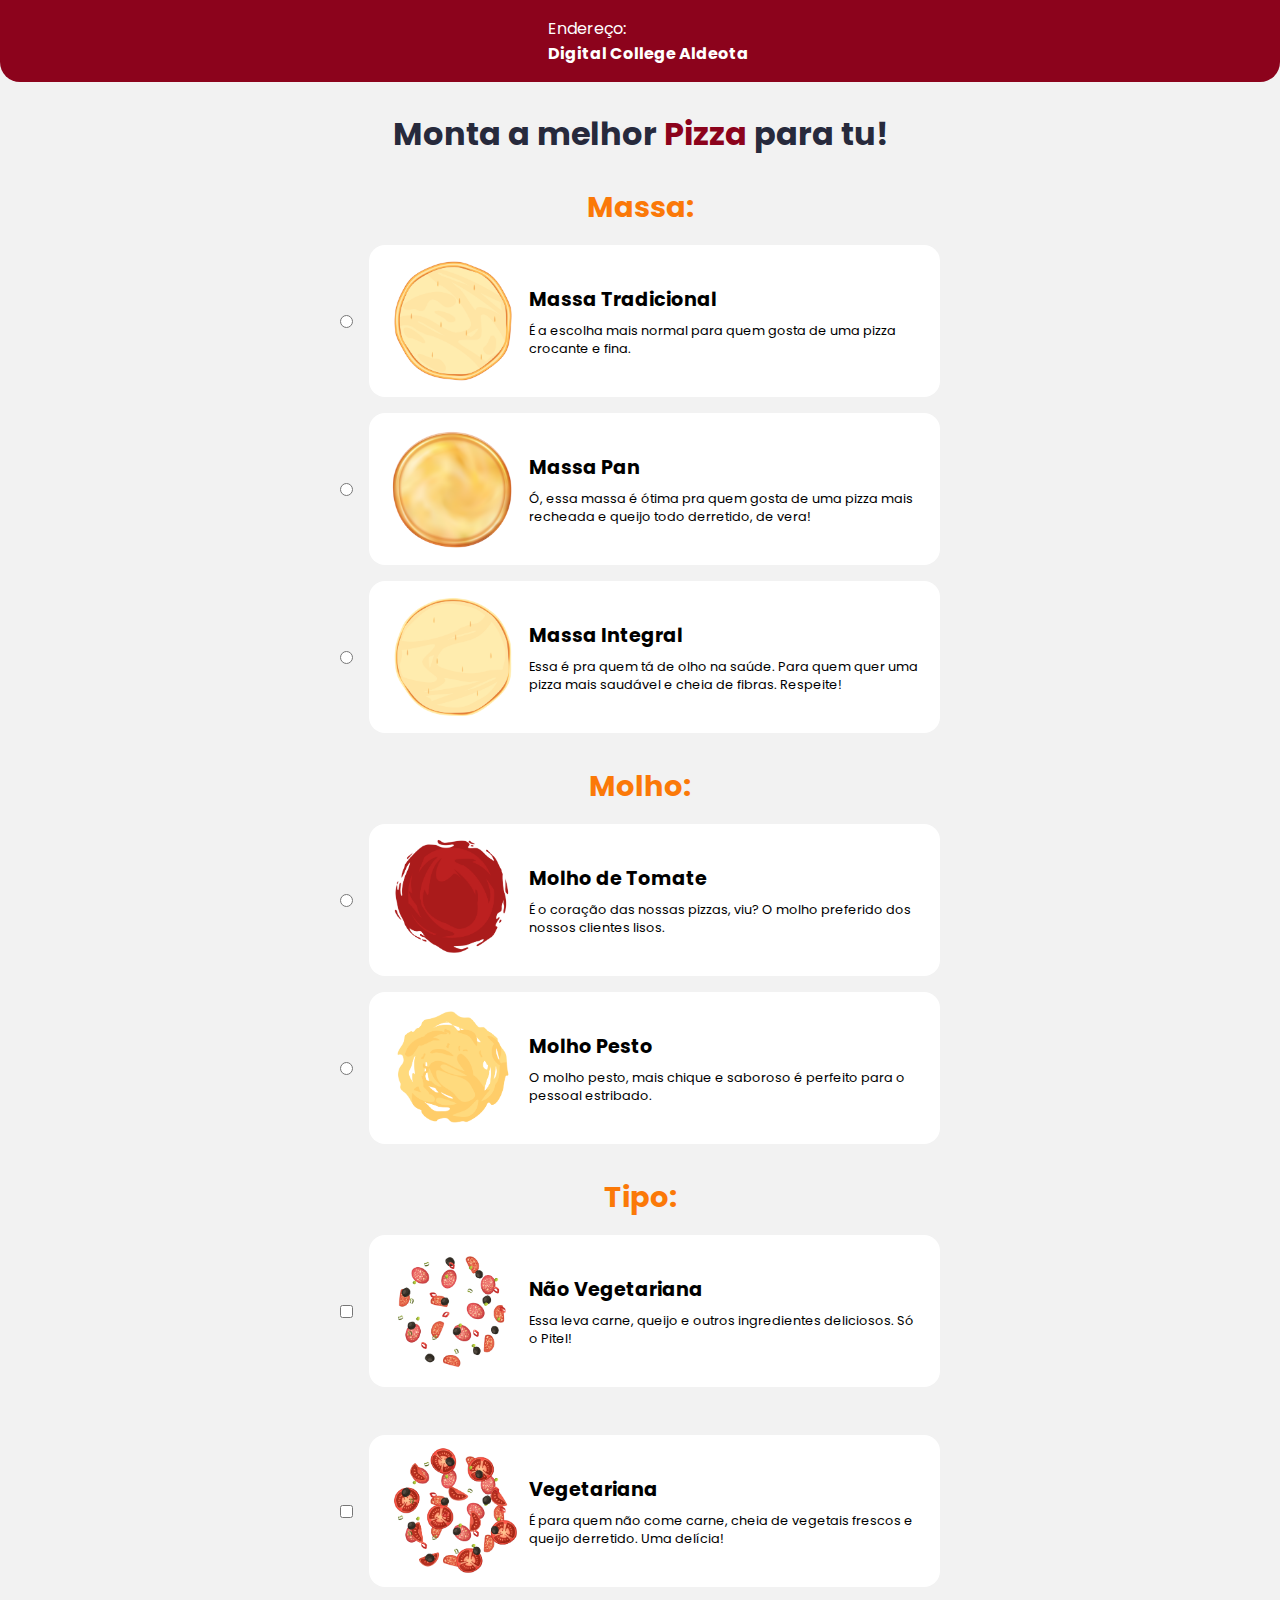
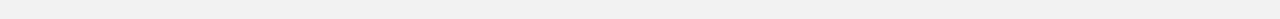
<file: html/fazer-pedido.html>
<!DOCTYPE html>
<html lang="en">

<head>
    <meta charset="UTF-8">
    <meta name="viewport" content="width=device-width, initial-scale=1.0">
    <link rel="stylesheet" href="https://cdnjs.cloudflare.com/ajax/libs/font-awesome/6.4.2/css/all.min.css"
        integrity="sha512-z3gLpd7yknf1YoNbCzqRKc4qyor8gaKU1qmn+CShxbuBusANI9QpRohGBreCFkKxLhei6S9CQXFEbbKuqLg0DA=="
        crossorigin="anonymous" referrerpolicy="no-referrer" />
    <link rel="stylesheet" href="../css/fazer-pedido.css">
    <title>Pedido - Pizzaria Farias</title>
</head>

<body>
    <section id="screenMaker">

        <header class="header-container">
            <div class="icone-localizacao">
                <i class="fa-solid fa-location-dot"></i>
            </div>
            <div class="texto-localizacao">
                <p>Endereço:</p>
                <p id="localizacao">Digital College Aldeota</p>
            </div>
        </header>

        <main>
            <h1>Monta a melhor <span class="red-color">Pizza</span> para tu!</h1>
            <ul class="massa-container" id="massa-container">
                <h2 class="titulo">Massa:</h2>
            </ul>

            <ul class="molho-container" id="molho-container">
                <h2 class="titulo">Molho:</h2>
            </ul>

            <ul class="tipo-container" id="tipo-container">
                <h2 class="titulo">Tipo:</h2>
            </ul>
        </main>

        <footer>
            <div class="footer-container">
                <button class="hidden" id="finalizarPedido">Finalizar Pedido</button>
            </div>
        </footer>
        <script type="module" src="../js/app.js"></script>
    </section>

    <section id="screenPizza" class="hidden">
        <div class="container-screenPizza">
            <div class="header-pizza">
                <div class="header-pizza-container">
                    <div class="btn-return">
                        <i id="buttonBack" class="fa-solid fa-angle-left"></i></button>
                    </div>
                </div>
            </div>
            <div class="text-chamativo-pizza">
                <p>SE GARANTIU NA ESCOLHA!</p>
                <span>BOM APETITE</span>
            </div>
            <div id="imagens">
                <img id="imageMassa" src="../assets/pizzas/massa-tradicional.png" alt="Massa da Pizza">
                <img class="hidden" id="imageMolhoPesto" src="../assets/pizzas/molho-pesto.png" alt="Molho Pesto">
                <img class="hidden" id="imageMolhoDeTomate" src="../assets/pizzas/molho-tomate.png"
                    alt="Molho de Tomate">
                <img class="hidden" id="imageVegetarianaNaoVegetriana" src="../assets/pizzas/vegetariana.png"
                    alt="Non-Veg">
                <img class="hidden" id="imageVegetariana" src="../assets/pizzas/nao-vegetariana.png" alt="Non-Veg">
                <img class="hidden" id="imageNaoVegetariana" src="../assets/pizzas/vegetariana.png" alt="Non-Veg">
            </div>
            <footer>
                <div class="btn-acompanhar">
                    <div class="img-propaganda">
                        <img src="../assets/logos/garota-com-pizza.png" alt="">
                    </div>
                    <a href="../html/status-pedido.html">Acompanhar Pedido</a>
                </div>
            </footer>
        </div>
        <script src="../js/app.js"></script>
    </section>

</body>

</html>
</file>
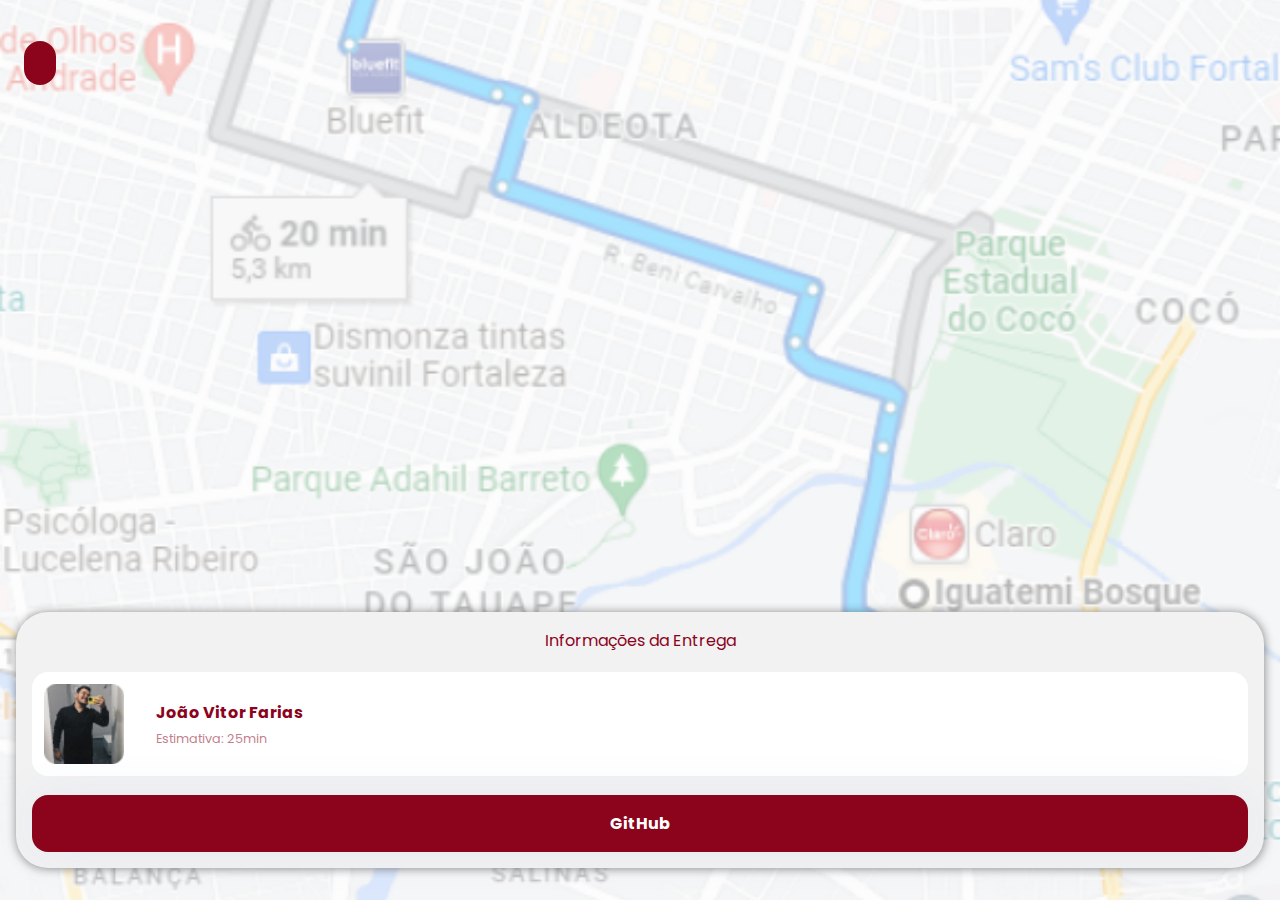
<file: html/status-pedido.html>
<!DOCTYPE html>
<html lang="en">

<head>
    <meta charset="UTF-8">
    <meta name="viewport" content="width=device-width, initial-scale=1.0">
    <link rel="stylesheet" href="https://cdnjs.cloudflare.com/ajax/libs/font-awesome/6.4.2/css/all.min.css"
        integrity="sha512-z3gLpd7yknf1YoNbCzqRKc4qyor8gaKU1qmn+CShxbuBusANI9QpRohGBreCFkKxLhei6S9CQXFEbbKuqLg0DA=="
        crossorigin="anonymous" referrerpolicy="no-referrer" />
    <link rel="stylesheet" href="../css/status-pedido.css">
    <title>Status do Pedido - Pizzaria Farias</title>
</head>

<body>
    <header>
        <div class="header-container">
            <div class="btn-return">
                <a href="../html/fazer-pedido.html"><i class="fa-solid fa-angle-left"></i></a>
            </div>
        </div>
    </header>

    <main>
        <div class="entregador-container">
            <div class="text-info">
                <p>Informações da Entrega</p>
            </div>
            <div class="entregador-info">
                <div class="img-entregador">
                    <img src="../assets/logos/jv-farias.png" alt="João Vitor Farias">
                </div>
                <div class="nome-entregador">
                    <p id="nome-entregador">João Vitor Farias</p>
                    <p id="tempo-entrega"><i class="fa-regular fa-clock"></i> Estimativa: 25min</p>
                </div>
            </div>
            <div class="github">
                <a href="https://www.github.com/jv-farias" target="_blank"><i class="fa-brands fa-github"></i>
                    GitHub</a>
            </div>

        </div>
    </main>
</body>

</html>
</file>
<file: css/fazer-pedido.css>
@import url('https://fonts.googleapis.com/css2?family=Poppins:wght@400;700&display=swap');

* {
    margin: 0;
    padding: 0;
    box-sizing: border-box;
    /* outline: 1px solid red;
    outline-offset: -1px; */
}

body {
    width: 100vw;
    height: 100vh;
    font-family: 'Poppins', sans-serif;
    background-color: #F2F2F2;
    scroll-behavior: smooth;
}

header {
    width: 100%;
    background-color: #8C031C;
    padding: 1rem 4rem;
    border-radius: 0 0 20px 20px;
    color: white;
    transition: transform .3s;
    animation: fromTop .7s;
}

.header-container {
    display: flex;
    justify-content: center;
    align-items: center;
    gap: 1rem;
}

.icone-localizacao i {
    display: flex;
    font-size: 1.7rem;
}

#localizacao {
    font-weight: 700;
}

main {
    width: 100%;
    transition: transform .3s;
    animation: fromTop .7s;
}

@keyframes fromTop {
    from {
        opacity: 0;
        transform: translateY(-30px);
    }

    to {
        opacity: 1;
        transform: translateY(0);
    }
}

main {
    animation: fromBottom .7s backwards;
}



@keyframes fromBottom {
    from {
        opacity: 0;
        transform: translateY(30px);
    }

    to {
        opacity: 1;
        transform: translateY(0);
    }
}

main h1 {
    padding: 2rem 3rem 0 3rem;
    text-align: center;
    color: #272A3C;
    font-size: 2rem;
    line-height: 2.5rem;
}

.red-color {
    color: #8C031C;
}

.titulo {
    text-align: center;
    color: #FB7908;
    font-size: 1.8rem;
    margin-top: 2rem;
}

ul li {
    list-style: none;
}

/* ESTILIZAÇÃO DA MAIN - ESCOLHA DAS MASSAS, MOLHOS E TIPO */

.massa-container,
.molho-container,
.tipo-container {
    padding: 0 1.5rem;
    width: 100%;
    display: flex;
    justify-content: center;
    align-items: center;
    gap: 1rem;
    flex-direction: column;
}

.tipo-card {
    margin-bottom: 2rem;
}

.massa-card,
.molho-card,
.tipo-card {
    max-width: 600px;
    display: flex;
    justify-content: space-between;
    align-items: center;
    gap: 1rem;
}

.massa-content,
.molho-content,
.tipo-content {
    padding: .5rem 1rem;
    display: flex;
    justify-content: center;
    align-items: center;
    background-color: white;
    border-radius: 1rem;
    width: 100%;
    gap: .5rem;
}

.img-massa,
.img-molho,
.img-tipo {
    display: flex;
    justify-content: center;
    width: 8.5rem;
    height: 8.5rem;
    flex: 1;
}

.text-massa,
.text-molho,
.text-tipo {
    display: flex;
    justify-content: center;
    align-items: flex-start;
    flex-direction: column;
    gap: .5rem;
}

.nome-massa,
.nome-molho,
.nome-tipo {
    font-weight: 700;
    font-size: 1.2rem;
    color: #000;
}

.descricao-massa,
.descricao-molho,
.descricao-tipo {
    color: #000;
    font-size: 0.8rem;
}

.footer-container {
    padding: 0 1.5rem;
    width: 100%;
    display: flex;
    justify-content: center;
    align-items: center;
}

.footer-container button {
    font-family: 'Poppins', sans-serif;
    width: 100%;
    text-decoration: none;
    padding: 0.5rem 5rem;
    border-radius: 0.5rem;
    background-color: #8C031C;
    color: #FFF;
    font-size: 1.2rem;
    font-weight: 700;
    margin-bottom: 2rem;
    border: none;
    outline: none;
}

/* TELA PIZZA PRONTA */

.container-screenPizza {
    transition: transform .3s;
    animation: fromBottom .7s;
    padding: 1.5rem;
    display: flex;
    justify-content: center;
    align-items: center;
    flex-direction: column;
}

.header-pizza {
    width: 100%;
}

.header-pizza-container {
    padding: 2rem 0;
    display: flex;
    justify-content: flex-start;
    align-items: center;
}


.btn-return {
    padding: .5rem 1rem;
    background: #8C031C;
    color: white;
    font-size: 20px;
    border-radius: 1rem;
}

.text-chamativo-pizza {
    width: 100%;
    background-color: #8C031C;
    padding: 1.5rem;
    border-radius: 20px;
    color: white;
    display: flex;
    justify-content: center;
    align-items: center;
    flex-direction: column;
    text-align: center;
}

.text-chamativo-pizza p,
.text-chamativo-pizza span {
    font-weight: 700;
    font-size: 1.8rem;
    line-height: 2.5rem;
}

#imagens {
    width: 320px;
    height: 320px;
    position: relative;
}

#img-client {
    padding-top: 12px;
    width: 152px;
    height: 200px;
}

#imagens img {
    width: 200px;
    height: 200px;
    margin: auto;
    position: absolute;
    top: 100px;
    left: 55px;
}

#imagens #imageMassa {
    width: 210px;
    height: 210px;
    top: 90px;
    left: 50px;
}

.img-icon {
    width: 40px;
}

.btn-acompanhar {

    padding: 1rem 0;
    width: 100%;
    display: flex;
    justify-content: center;
    align-items: center;
    flex-direction: column;
}

.btn-acompanhar a {
    text-align: center;
    width: 100%;
    text-decoration: none;
    padding: 1rem 5rem;
    border-radius: 0.5rem;
    background-color: #FB7908;
    color: #FFF;
    font-size: 1.2rem;
    font-weight: 700;
    border: none;
    outline: none;
}

.hidden {
    display: none;
}


.img-propaganda {
    transition: transform .3s;
    animation: fromBottom .7s;
    display: flex;
    justify-content: center;
    align-items: center;
    width: 100%;
    height: 10rem;
    object-fit: contain;
}

.img-propaganda img {
    width: 100%;
    height: 100%;
    object-fit: contain;
}
</file>
<file: css/status-pedido.css>
@import url('https://fonts.googleapis.com/css2?family=Poppins:wght@400;700&display=swap');

* {
    margin: 0;
    padding: 0;
    box-sizing: border-box;
}

body {
    transition: transform .3s;
    animation: fromTop .7s;
    padding: 1rem 0;
    width: 100vw;
    height: 100vh;
    font-family: 'Poppins', sans-serif;
    background-color: rgb(248, 248, 248);
    background-image: url(../assets/logos/image\ 1.png);
    background-position: center;
    background-size: cover;
    background-repeat: no-repeat;
    display: flex;
    justify-content: space-between;
    align-items: center;
    flex-direction: column;
}

header {
    width: 100%;
}

.header-container {
    padding: 2rem 1.5rem;
    display: flex;
    justify-content: flex-start;
    align-items: center;
}


.btn-return a {
    padding: .5rem 1rem;
    background: #8C031C;
    color: white;
    font-size: 20px;
    border-radius: 1rem;
}

main {
    padding: 1rem;
    width: 100vw;

}

@keyframes fromTop {
    from {
        opacity: 0;
        transform: translateY(-30px);
    }

    to {
        opacity: 1;
        transform: translateY(0);
    }
}



@keyframes fromBottom {
    from {
        opacity: 0;
        transform: translateY(30px);
    }

    to {
        opacity: 1;
        transform: translateY(0);
    }
}



.entregador-container {
    transition: transform .3s;
    animation: fromBottom .7s;
    padding: 1rem;
    border-radius: 2rem;
    background-color: #F2F2F2;
    width: 100%;
    display: flex;
    justify-content: center;
    align-items: center;
    flex-direction: column;
    gap: 1.2rem;
    box-shadow: .5px .5px 10px rgba(0, 0, 0, 0.411);
}

.text-info p {
    color: #8C031C;
    font-size: 1rem;
}

.entregador-info {
    padding: 0.75rem;
    width: 100%;
    background-color: white;
    gap: 2rem;
    display: flex;
    justify-content: flex-start;
    align-items: center;
    border-radius: 1rem;
}

.img-entregador {
    width: 5rem;
    display: flex;
}

.img-entregador img {
    width: 100%;
}

.nome-entregador {
    display: flex;
    justify-content: center;
    align-items: flex-start;
    flex-direction: column;
    gap: .3rem;
}

#nome-entregador {
    color: #8C031C;
    font-size: 1rem;
    font-weight: 700;
}

#tempo-entrega {
    color: #a94255b0;
    font-size: 0.8rem;
}

.github {
    display: flex;
    justify-content: center;
    align-items: center;
    width: 100%;
}

.github a {
    text-align: center;
    text-decoration: none;
    border-radius: 1rem;
    box-shadow: 0px 0px 50px 0px rgba(90, 108, 234, 0.07);
    width: 100%;
    font-weight: 700;
    padding: 1rem 7rem;
    color: white;
    background-color: #8C031C;
}
</file>
